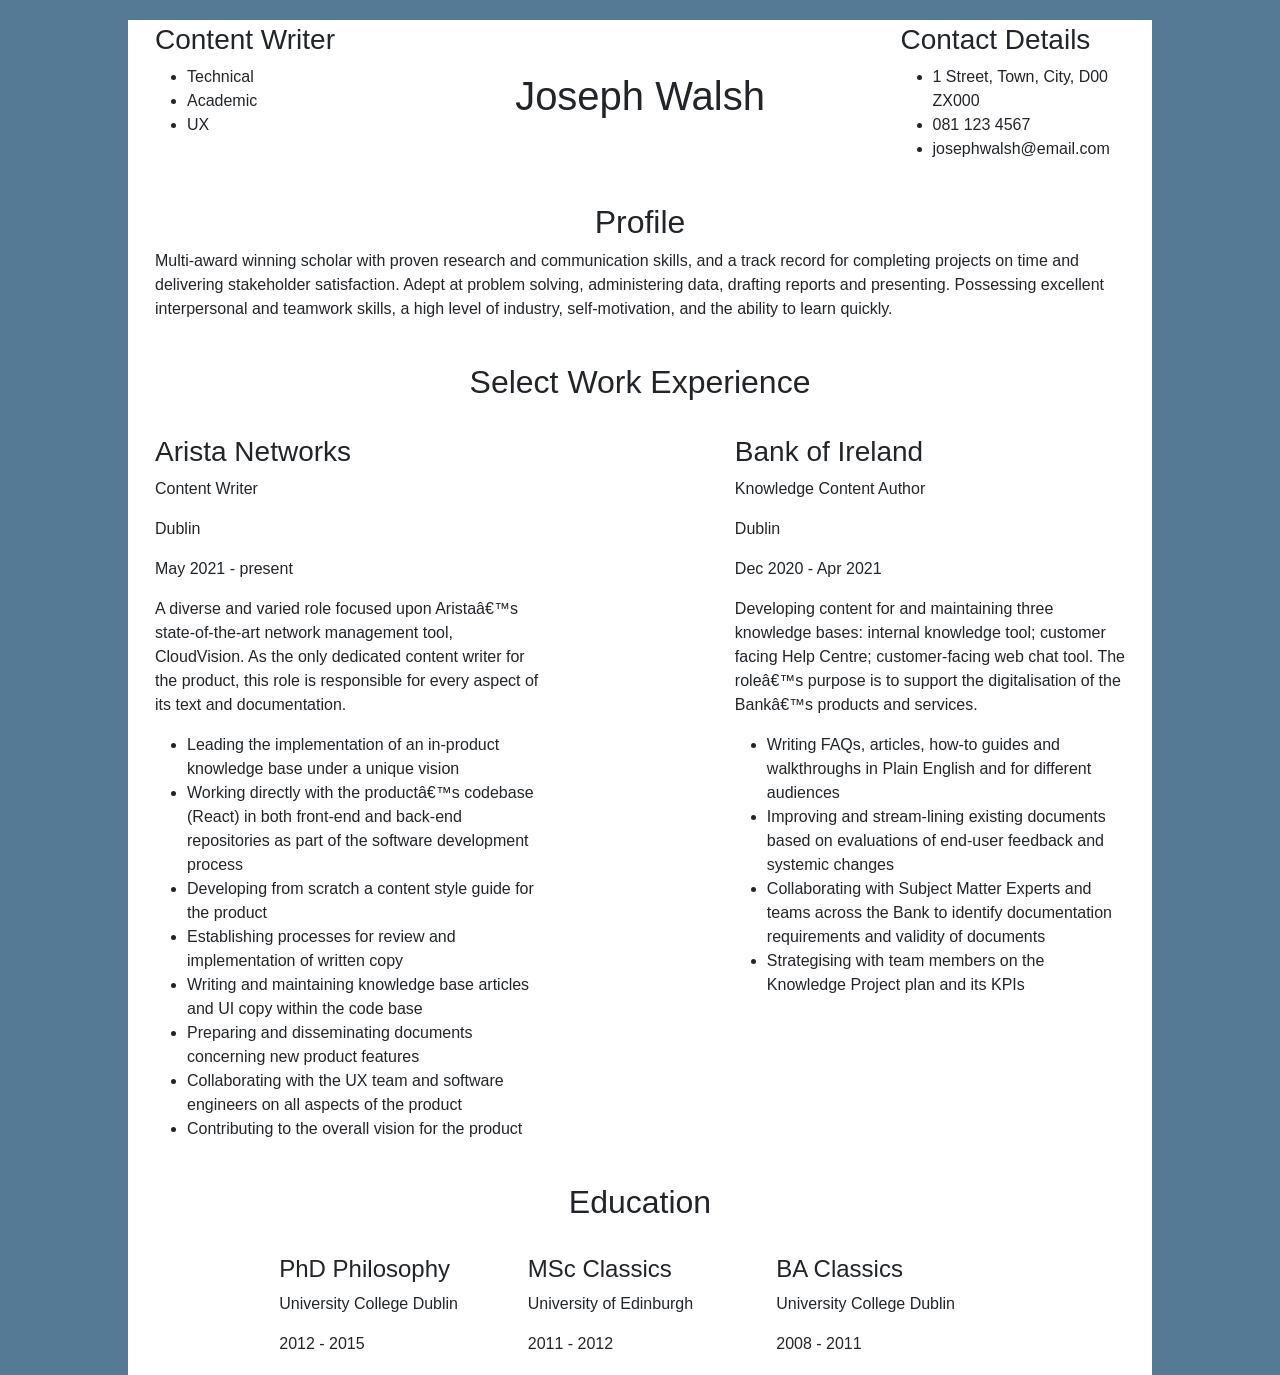
<file: index.html>
<!DOCTYPE html>
<html>
  <head>
    <link
      href="https://cdn.jsdelivr.net/npm/bootstrap@5.1.3/dist/css/bootstrap.min.css"
      rel="stylesheet"
      integrity="sha384-1BmE4kWBq78iYhFldvKuhfTAU6auU8tT94WrHftjDbrCEXSU1oBoqyl2QvZ6jIW3"
      crossorigin="anonymous"
    />
    <script
      src="https://cdn.jsdelivr.net/npm/bootstrap@5.1.3/dist/js/bootstrap.bundle.min.js"
      integrity="sha384-ka7Sk0Gln4gmtz2MlQnikT1wXgYsOg+OMhuP+IlRH9sENBO0LRn5q+8nbTov4+1p"
      crossorigin="anonymous"
    ></script>
    <link rel="stylesheet" href="./style.css" />
    <title>Joseph Walsh</title>
  </head>
  <body>
    <div class="color">
      <div class="container">
        <div class="row">
          <div class="col-lg-6 align-self-center order-lg-2">
            <h1>Joseph Walsh</h1>
          </div>
          <div class="col-lg-3 order-lg-1 medium">
            <h3>Content Writer</h3>
            <ul>
              <li>Technical</li>
              <li>Academic</li>
              <li>UX</li>
            </ul>
          </div>
          <div class="col-lg-3 order-lg-3 medium">
            <h3>Contact Details</h3>
            <ul>
              <li>1 Street, Town, City, D00 ZX000</li>
              <li>081 123 4567</li>
              <li>josephwalsh@email.com</li>
            </ul>
          </div>
        </div>
      </div>
      <div class="container">
        <div class="row margin">
          <h2>Profile</h2>
          <p>
            Multi-award winning scholar with proven research and communication
            skills, and a track record for completing projects on time and
            delivering stakeholder satisfaction. Adept at problem solving,
            administering data, drafting reports and presenting. Possessing
            excellent interpersonal and teamwork skills, a high level of
            industry, self-motivation, and the ability to learn quickly.
          </p>
        </div>
      </div>
      <div class="container">
        <div class="row margin">
          <h2>Select Work Experience</h2>
        </div>
        <div class="row">
          <div class="col-lg-5">
            <h3 class="employer">Arista Networks</h3>

            <p class="role">Content Writer</p>
            <p class="employer-details-2">Dublin</p>
            <p class="employer-details-3">May 2021 - present</p>
            <p>
              A diverse and varied role focused upon Arista’s state-of-the-art
              network management tool, CloudVision. As the only dedicated
              content writer for the product, this role is responsible for every
              aspect of its text and documentation.
            </p>
            <ul>
              <li>
                Leading the implementation of an in-product knowledge base under
                a unique vision
              </li>
              <li>
                Working directly with the product’s codebase (React) in both
                front-end and back-end repositories as part of the software
                development process
              </li>
              <li>
                Developing from scratch a content style guide for the product
              </li>
              <li>
                Establishing processes for review and implementation of written
                copy
              </li>
              <li>
                Writing and maintaining knowledge base articles and UI copy
                within the code base
              </li>
              <li>
                Preparing and disseminating documents concerning new product
                features
              </li>
              <li>
                Collaborating with the UX team and software engineers on all
                aspects of the product
              </li>
              <li>Contributing to the overall vision for the product</li>
            </ul>
          </div>
          <div class="col-lg-5">
            <h3 class="employer">Bank of Ireland</h3>
            <p class="role">Knowledge Content Author</p>
            <p class="employer-details-2">Dublin</p>
            <p class="employer-details-3">Dec 2020 - Apr 2021</p>
            <p>
              Developing content for and maintaining three knowledge bases:
              internal knowledge tool; customer facing Help Centre;
              customer-facing web chat tool. The role’s purpose is to support
              the digitalisation of the Bank’s products and services.
            </p>
            <ul>
              <li>
                Writing FAQs, articles, how-to guides and walkthroughs in Plain
                English and for different audiences
              </li>
              <li>
                Improving and stream-lining existing documents based on
                evaluations of end-user feedback and systemic changes
              </li>
              <li>
                Collaborating with Subject Matter Experts and teams across the
                Bank to identify documentation requirements and validity of
                documents
              </li>
              <li>
                Strategising with team members on the Knowledge Project plan and
                its KPIs
              </li>
            </ul>
          </div>
        </div>
      </div>
      <div class="container">
        <div class="row margin">
          <h2>Education</h2>
        </div>
        <div class="row d-flex justify-content-center">
          <div class="col-lg-3 col-md-3">
            <h4>PhD Philosophy</h4>
            <p>University College Dublin</p>
            <p>2012 - 2015</p>
          </div>
          <div class="col-lg-3 col-md-3">
            <h4>MSc Classics</h4>
            <p>University of Edinburgh</p>
            <p>2011 - 2012</p>
          </div>
          <div class="col-lg-3 col-md-3">
            <h4>BA Classics</h4>
            <p>University College Dublin</p>
            <p>2008 - 2011</p>
          </div>
        </div>
      </div>
    </div>
  </body>
</html>
</file>
<file: style.css>
h1, h2 {
  text-align: center;
}

.row{
  justify-content: space-between;
  margin-left: 0;
  margin-right: 0;
}

@media (min-width:992px){
  .row{
  padding: 3px;
}
}

@media (min-width:578px) and (max-width:991px){
.medium{
  display:flex;
}
h1{
  margin-bottom: 20px;
}
h3{
  margin-top: 10px;
}
}


.row, .margin{
  margin-top: 20px;
}

@media (min-width:991px) {
  
.color{
  width: 80%;
  justify-content: center;
  margin: auto;
  background-color: white;
}
body {
  font-family: "Trebuchet MS", "Lucida Sans Unicode", "Lucida Grande",
    "Lucida Sans", Arial, sans-serif;
    background-color: #557a95;
}
}



/*

h1,
h2,
h3 {
  text-align: center;
  margin-bottom: 15px;
}

h3 {
  font-size: 16px;
}

li {
  margin: 4px;
}

hr {
  border: 5px solid black;
  margin-bottom: 25px;
  margin-top: 25px;
}

@media (min-width: 1000px) {
  body {
    background-color: #557a95;
  }

  .cv-container {
    width: 60%;
    justify-content: center;
    margin: auto;
    background-color: whitesmoke;
    padding: 2%;
  }
}

.contact {
  font-size: small;
  justify-content: space-around;
  margin: auto;
  text-align: center;
}

@media (min-width: 1500px) {
  .contact {
    display: flex;
    width: 50%;
  }
}

.summary {
  display: flex;
  justify-content: space-around;
  margin: auto;
  width: 35%;
}

@media (min-width: 820px) {
  .work-experience {
    display: flex;
    justify-content: space-between;
  }

  .employer-1,
  .employer-2 {
    width: 48%;
  }

  .employer {
    text-align: left;
  }

  .employment-details {
    display: flex;
  }

  .role {
    font-weight: 700;
  }

  .employer-details-2 {
    margin-left: 2em;
  }

  .employer-details-3 {
    align-self: flex-end;
    margin-left: auto;
  }
}

.education {
  display: flex;
  justify-content: space-around;
  width: 70%;
  margin: auto;
}

.education-1,
.education-2,
.education-3 {
  text-align: left;
}
</file>
